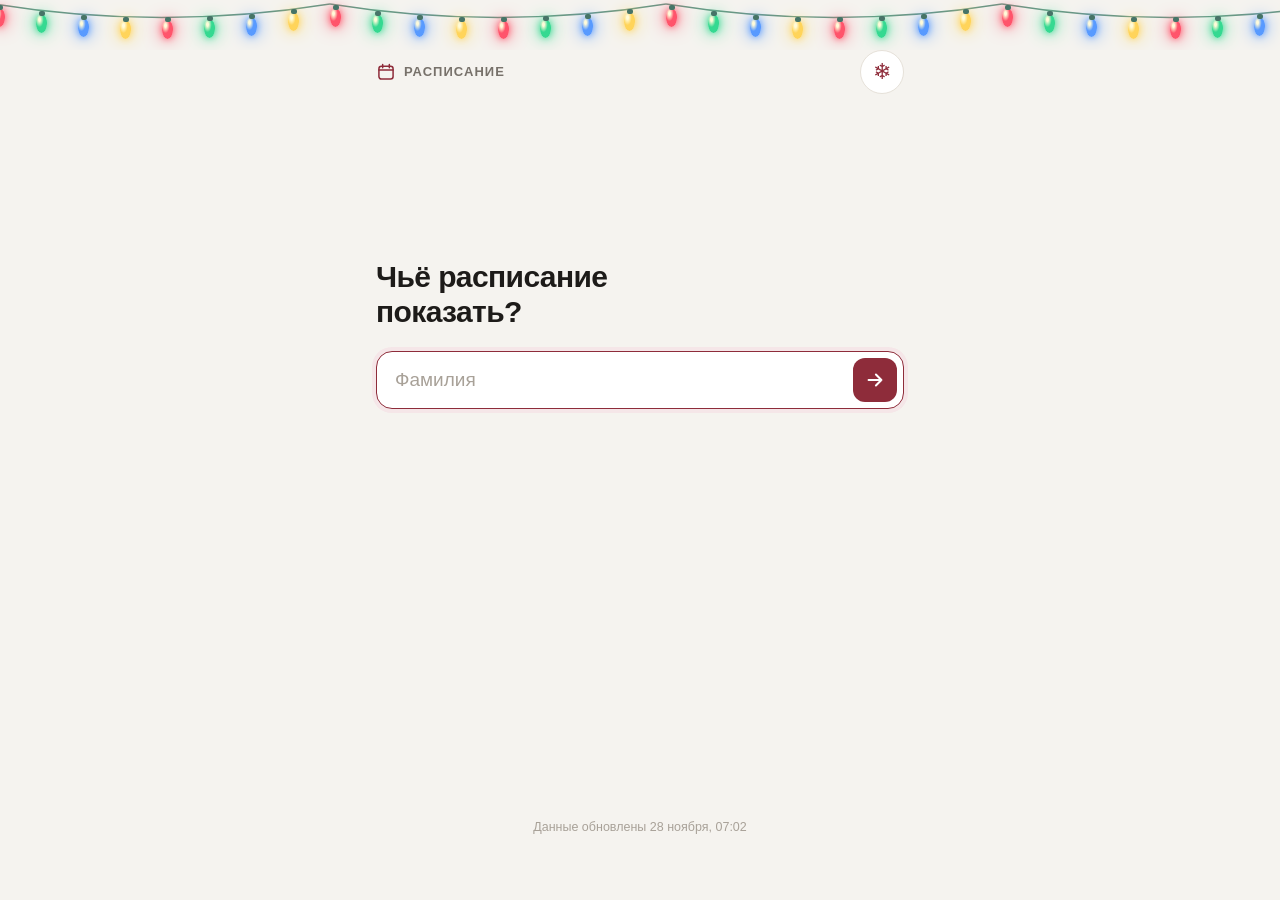
<file: index.html>
<!doctype html>
<html lang="ru">
<head>
  <meta charset="utf-8">
  <meta name="viewport" content="width=device-width, initial-scale=1, viewport-fit=cover">
  <title>Расписание</title>
  <meta name="description" content="Личное расписание: спектакли, репетиции и вводы по фамилии">
  <meta name="theme-color" content="#f5f3ef" media="(prefers-color-scheme: light)">
  <meta name="theme-color" content="#121110" media="(prefers-color-scheme: dark)">
  <meta name="apple-mobile-web-app-capable" content="yes">
  <meta name="mobile-web-app-capable" content="yes">
  <meta name="apple-mobile-web-app-title" content="Расписание">
  <meta name="apple-mobile-web-app-status-bar-style" content="default">
  <link rel="manifest" href="manifest.webmanifest">
  <link rel="icon" href="icons/icon.svg" type="image/svg+xml">
  <link rel="apple-touch-icon" href="icons/apple-touch-icon.png">
  <link rel="stylesheet" href="css/app.css">
  <link rel="stylesheet" href="css/winter.css">
</head>
<body class="winter-page">
  <section class="winter-lights" id="winterLights" aria-label="Новогоднее настроение">
    <button class="winter-mode" id="winterMode" type="button" aria-label="Переключить режим гирлянды">
      <span class="winter-wire" aria-hidden="true"></span>
      <span class="winter-mode-label">Гирлянда · <span id="winterModeName">Волна</span> <span aria-hidden="true">↻</span></span>
    </button>
  </section>
  <div class="wrap">
    <header class="topbar">
      <a class="brand" href="#/search" aria-label="К поиску">
        <svg viewBox="0 0 24 24" aria-hidden="true"><rect x="3.5" y="5" width="17" height="15.5" rx="3"/><path d="M3.5 9.5h17M8 3v4M16 3v4"/></svg>
        <span>Расписание</span>
      </a>
      <div class="top-right">
        <button class="winter-toggle" id="winterToggle" type="button" aria-pressed="true" aria-label="Новогодние эффекты">❄</button>
        <span class="status" id="status" hidden></span>
        <a class="icon-link" id="searchLink" href="#/search" aria-label="Другая фамилия" hidden>
          <svg viewBox="0 0 24 24" aria-hidden="true"><circle cx="11" cy="11" r="6.5"/><path d="M16 16l4.5 4.5"/></svg>
        </a>
      </div>
    </header>
    <main id="view" aria-live="polite"></main>
    <footer class="foot" id="foot"></footer>
  </div>

  <dialog class="sheet" id="calSheet">
    <form method="dialog" class="sheet-body">
      <div class="sheet-grip" aria-hidden="true"></div>
      <h2>Календарь на телефоне</h2>
      <p class="muted">Подписка добавит театральные занятости в календарь телефона и будет обновляться сама, когда выйдет новое расписание. Личные дела из этого приложения в подписку не входят.</p>
      <a class="btn btn-primary" id="calWebcal" href="#">Подписаться — iPhone, iPad, Mac</a>
      <a class="btn" id="calGoogle" href="#" target="_blank" rel="noopener">Подписаться — Google Календарь</a>
      <a class="btn btn-ghost" id="calFile" href="#" download>Скачать файл .ics</a>
      <p class="hint">Android — кнопка «Google Календарь». Если календарь не появился в приложении Google Календарь:</p>
      <ol class="hint">
        <li>в браузере должен быть открыт тот же Google-аккаунт, что и в приложении;</li>
        <li>в приложении: Настройки → «Показать ещё» → «Расписание — …» → включить «Синхронизация»;</li>
        <li>или добавьте вручную: скопируйте ссылку ниже → calendar.google.com (версия для ПК) → «Другие календари» → «+» → «Добавить по URL».</li>
      </ol>
      <button class="btn btn-ghost" type="button" id="calCopy">Скопировать ссылку на календарь</button>
      <p class="hint">Изменения расписания Google подтягивает сам, раз в несколько часов. Файл .ics — разовый снимок без обновлений.</p>
      <button class="btn btn-ghost" value="close">Закрыть</button>
    </form>
  </dialog>

  <dialog class="sheet" id="personalDlg" aria-labelledby="personalDialogTitle">
    <form method="dialog" class="sheet-body personal-form" id="personalForm">
      <div class="sheet-grip" aria-hidden="true"></div>
      <h2 id="personalDialogTitle">Личное дело</h2>
      <p class="muted" id="personalFor"></p>
      <label>Дата<input type="date" name="date" required min="1900-01-01" max="9999-12-31"></label>
      <label>Название<input type="text" name="title" required maxlength="200" placeholder="Например, встреча или тренировка"></label>
      <div class="personal-times">
        <label>Начало<input type="time" name="start"></label>
        <label>Окончание<input type="time" name="end"></label>
      </div>
      <p class="hint">Без времени — дело на весь день. Окончание можно не указывать.</p>
      <label>Место<input type="text" name="place" maxlength="200" placeholder="Необязательно"></label>
      <label>Заметка<textarea name="note" rows="3" maxlength="2000" placeholder="Необязательно"></textarea></label>
      <p class="personal-error" id="personalError" role="alert" hidden></p>
      <button class="btn btn-primary" type="submit">Сохранить личное дело</button>
      <button class="btn personal-delete" type="button" id="personalDelete" hidden>Удалить дело</button>
      <button class="btn btn-ghost" type="button" id="personalCancel">Отмена</button>
      <p class="hint">Сохраняется только в этом браузере. На других устройствах дело не видно. При очистке данных браузера личные дела удалятся.</p>
    </form>
  </dialog>

  <div class="winter-scene" id="winterScene">
    <canvas class="winter-canvas" id="winterCanvas" aria-hidden="true"></canvas>
  </div>
  <script type="module" src="js/app.js"></script>
  <script type="module" src="js/winter.js"></script>
</body>
</html>
</file>
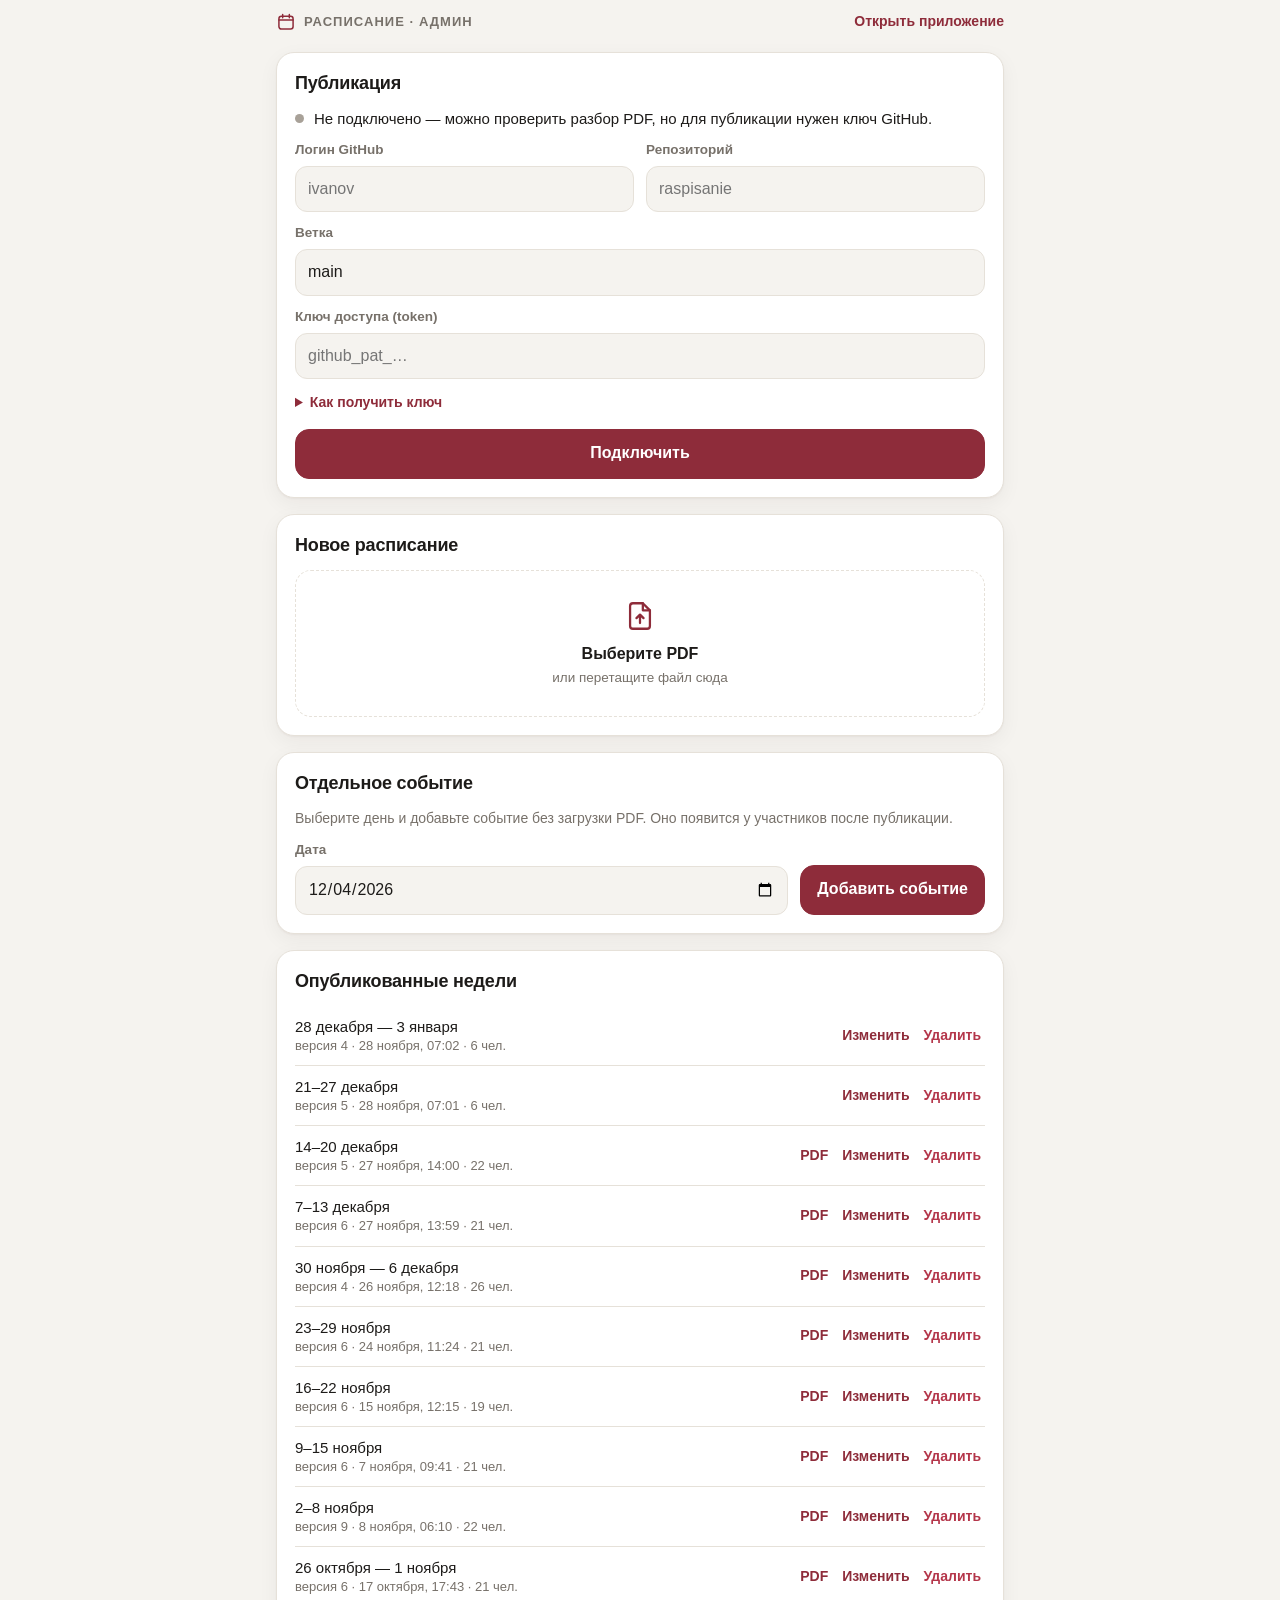
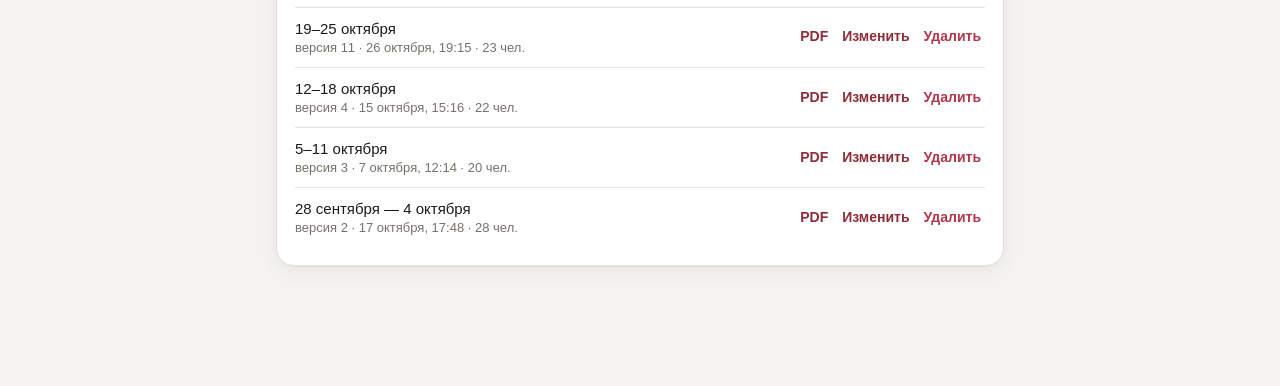
<file: admin.html>
<!doctype html>
<html lang="ru">
<head>
  <meta charset="utf-8">
  <meta name="viewport" content="width=device-width, initial-scale=1, viewport-fit=cover">
  <meta name="robots" content="noindex, nofollow">
  <title>Админка — Расписание</title>
  <link rel="icon" href="icons/icon.svg" type="image/svg+xml">
  <link rel="stylesheet" href="css/app.css">
  <link rel="stylesheet" href="css/admin.css">
</head>
<body>
  <div class="wrap admin">
    <header class="topbar">
      <a class="brand" href="./">
        <svg viewBox="0 0 24 24" aria-hidden="true"><rect x="3.5" y="5" width="17" height="15.5" rx="3"/><path d="M3.5 9.5h17M8 3v4M16 3v4"/></svg>
        <span>Расписание · админ</span>
      </a>
      <a class="small-link" href="./">Открыть приложение</a>
    </header>

    <section class="panel" id="ghPanel">
      <h2>Публикация</h2>
      <div id="ghStatus"></div>
      <form id="ghForm" class="form" hidden autocomplete="off">
        <div class="grid2">
          <label>Логин GitHub<input name="owner" required placeholder="ivanov"></label>
          <label>Репозиторий<input name="repo" required placeholder="raspisanie"></label>
        </div>
        <label>Ветка<input name="branch" value="main" required></label>
        <label>Ключ доступа (token)<input name="token" type="password" required placeholder="github_pat_…"></label>
        <details class="help">
          <summary>Как получить ключ</summary>
          <ol>
            <li>Откройте <a href="https://github.com/settings/personal-access-tokens/new" target="_blank" rel="noopener">github.com → Settings → Developer settings → Fine-grained tokens → Generate new token</a>.</li>
            <li><b>Repository access</b>: Only select repositories → выберите репозиторий с приложением.</li>
            <li><b>Permissions → Repository permissions → Contents</b>: Read and write.</li>
            <li>Срок действия — до года (потом создадите новый ключ так же).</li>
            <li>Нажмите Generate token, скопируйте ключ и вставьте сюда.</li>
          </ol>
          <p>Ключ хранится только в этом браузере и отправляется только в GitHub.</p>
        </details>
        <div class="form-row">
          <button class="btn btn-primary" type="submit">Подключить</button>
          <button class="btn btn-ghost" type="button" id="ghCancel" hidden>Отмена</button>
        </div>
        <p class="error" id="ghError" hidden></p>
      </form>
    </section>

    <section class="panel">
      <h2>Новое расписание</h2>
      <label class="drop" id="drop">
        <input type="file" id="file" accept="application/pdf,.pdf" hidden>
        <svg viewBox="0 0 24 24" aria-hidden="true"><path d="M14 3H7a2 2 0 0 0-2 2v14a2 2 0 0 0 2 2h10a2 2 0 0 0 2-2V8z"/><path d="M14 3v5h5M12 17v-6M9.5 13.5 12 11l2.5 2.5"/></svg>
        <span class="drop-title">Выберите PDF</span>
        <span class="drop-sub">или перетащите файл сюда</span>
      </label>
      <p class="error" id="parseError" hidden></p>
    </section>

    <section class="panel">
      <h2>Отдельное событие</h2>
      <p class="muted manual-hint">Выберите день и добавьте событие без загрузки PDF. Оно появится у участников после публикации.</p>
      <form id="manualForm" class="form manual-form">
        <label>Дата<input type="date" name="date" required></label>
        <button class="btn btn-primary" type="submit" id="manualAddBtn">Добавить событие</button>
      </form>
    </section>

    <section class="panel" id="preview" hidden></section>

    <section class="panel">
      <h2>Опубликованные недели</h2>
      <div id="published"><p class="muted">Загрузка…</p></div>
    </section>
  </div>

  <div class="publish-bar" id="publishBar" hidden>
    <div class="publish-inner">
      <button class="btn btn-ghost" id="discardBtn">Отмена</button>
      <button class="btn btn-primary" id="publishBtn">Опубликовать</button>
    </div>
  </div>

  <dialog class="sheet" id="editDlg">
    <form method="dialog" class="sheet-body form" id="editForm">
      <div class="sheet-grip" aria-hidden="true"></div>
      <h2 id="editTitle">Событие</h2>
      <div class="grid2">
        <label>Дата<select name="date"></select></label>
        <label>Время<input name="timeText" placeholder="11:00 13:00 или 12:00 - 14:30"></label>
      </div>
      <label>Название<input name="title" placeholder="Спектакль «…»"></label>
      <label>Фамилии и состав <span class="muted">— с заглавной буквы, через запятую или по строкам</span><textarea name="lines" rows="4" placeholder="Андреев, Чепиль, Сигитова"></textarea></label>
      <div class="parsed" id="editParsed"></div>
      <div class="grid2">
        <label>Место / сцена<input name="place"></label>
        <label>Звук, свет<input name="tech"></label>
      </div>
      <label>Кому показывать
        <select name="scope">
          <option value="people">Только участникам</option>
          <option value="all">Всем (общее событие)</option>
          <option value="note">Пометка дня (например, «Выходной»)</option>
        </select>
      </label>
      <div class="form-row">
        <button class="btn btn-ghost danger" value="delete" id="editDelete" formnovalidate>Удалить</button>
        <button class="btn btn-ghost" value="cancel" formnovalidate>Отмена</button>
        <button class="btn btn-primary" value="save">Сохранить</button>
      </div>
    </form>
  </dialog>

  <script type="module" src="js/admin.js"></script>
</body>
</html>
</file>
<file: css/app.css>
:root {
  --bg: #f5f3ef;
  --surface: #ffffff;
  --surface-2: #eeebe5;
  --text: #1d1b19;
  --muted: #77716a;
  --faint: #a8a198;
  --line: #e6e1d9;
  --accent: #8e2c3a;
  --accent-ink: #ffffff;
  --accent-soft: #f5e6e8;
  --k-show: #b4364a;
  --k-rehearsal: #2f6db0;
  --k-intro: #b5761a;
  --k-handover: #7448b0;
  --k-meeting: #2e8a5a;
  --k-trip: #5d6b7a;
  --k-studio: #23818f;
  --k-other: #8a8580;
  --k-personal: #7353a6;
  --warn: #9a6200;
  --warn-soft: #fbf0d9;
  --ok: #24794e;
  --ok-soft: #e1f2e8;
  --mark: #fde9a8;
  --shadow: 0 1px 2px rgba(40, 25, 10, .04), 0 6px 20px rgba(40, 25, 10, .05);
  --radius: 18px;
  color-scheme: light;
}

@media (prefers-color-scheme: dark) {
  :root:not([data-theme="light"]) {
    --bg: #121110;
    --surface: #1c1a18;
    --surface-2: #272421;
    --text: #f2efea;
    --muted: #a39d94;
    --faint: #6f6a63;
    --line: #2f2b27;
    --accent: #e8798a;
    --accent-ink: #1a0d10;
    --accent-soft: #3a2126;
    --k-show: #f07d90;
    --k-rehearsal: #74aaf0;
    --k-intro: #e6ad4e;
    --k-handover: #b392ee;
    --k-meeting: #62c592;
    --k-trip: #9fb0c2;
    --k-studio: #71c6cc;
    --k-other: #aaa49c;
    --k-personal: #bb9ee8;
    --warn: #eab457;
    --warn-soft: #3a2e17;
    --ok: #66c998;
    --ok-soft: #173126;
    --mark: #5b4a12;
    --shadow: none;
    color-scheme: dark;
  }
}

* { box-sizing: border-box; }
html { -webkit-text-size-adjust: 100%; }
body {
  margin: 0;
  background: var(--bg);
  color: var(--text);
  font: 16px/1.4 -apple-system, BlinkMacSystemFont, "SF Pro Text", "Segoe UI", Roboto, "Helvetica Neue", Arial, sans-serif;
  -webkit-font-smoothing: antialiased;
  -webkit-tap-highlight-color: transparent;
}
button, input, select, textarea { font: inherit; color: inherit; }
a { color: var(--accent); }
[hidden] { display: none !important; }

.wrap {
  max-width: 560px;
  margin: 0 auto;
  padding: 0 16px calc(32px + env(safe-area-inset-bottom));
  min-height: 100dvh;
  display: flex;
  flex-direction: column;
}
main { flex: 1; }

/* ---------- верхняя панель ---------- */
.topbar {
  position: relative;
  display: flex;
  align-items: center;
  justify-content: space-between;
  padding: calc(12px + env(safe-area-inset-top)) 0 4px;
}
.brand {
  display: inline-flex;
  align-items: center;
  gap: 8px;
  color: var(--muted);
  text-decoration: none;
  font-size: 13px;
  font-weight: 600;
  letter-spacing: .08em;
  text-transform: uppercase;
}
.brand svg { width: 20px; height: 20px; fill: none; stroke: var(--accent); stroke-width: 1.8; stroke-linecap: round; }
.top-right { display: flex; align-items: center; gap: 8px; }
.icon-link {
  width: 40px;
  height: 40px;
  margin-right: -8px;
  display: grid;
  place-items: center;
  border-radius: 12px;
  color: var(--text);
}
.icon-link:active { background: var(--surface-2); }
.icon-link svg { width: 22px; height: 22px; fill: none; stroke: currentColor; stroke-width: 2; stroke-linecap: round; }
.status {
  font-size: 12px;
  color: var(--warn);
  background: var(--warn-soft);
  padding: 4px 10px;
  border-radius: 99px;
}

/* ---------- поиск ---------- */
.search { padding-top: 14vh; }
.search h1 { font-size: 30px; line-height: 1.15; letter-spacing: -.02em; margin: 0 0 22px; font-weight: 700; }
.field { position: relative; }
.input {
  width: 100%;
  height: 58px;
  padding: 0 18px;
  font-size: 19px;
  border-radius: 16px;
  border: 1px solid var(--line);
  background: var(--surface);
  outline: none;
  box-shadow: var(--shadow);
  transition: border-color .15s, box-shadow .15s;
}
.input:focus { border-color: var(--accent); box-shadow: 0 0 0 4px var(--accent-soft); }
.input::placeholder { color: var(--faint); }
.go {
  position: absolute;
  right: 7px;
  top: 7px;
  height: 44px;
  width: 44px;
  border-radius: 12px;
  border: 0;
  background: var(--accent);
  color: var(--accent-ink);
  display: grid;
  place-items: center;
  cursor: pointer;
}
.go svg { width: 22px; height: 22px; fill: none; stroke: currentColor; stroke-width: 2.2; stroke-linecap: round; stroke-linejoin: round; }
.suggest {
  list-style: none;
  margin: 8px 0 0;
  padding: 6px;
  background: var(--surface);
  border: 1px solid var(--line);
  border-radius: 16px;
  box-shadow: var(--shadow);
}
.suggest button {
  width: 100%;
  text-align: left;
  border: 0;
  background: none;
  padding: 12px 12px;
  border-radius: 10px;
  font-size: 17px;
  cursor: pointer;
}
.suggest button:hover, .suggest button:focus-visible { background: var(--surface-2); outline: none; }
.suggest b { color: var(--accent); font-weight: 600; }
.group-label { margin: 28px 0 10px; font-size: 13px; color: var(--muted); }
.chips-row { display: flex; flex-wrap: wrap; gap: 8px; }
.pill {
  display: inline-flex;
  align-items: center;
  gap: 6px;
  border: 1px solid var(--line);
  background: var(--surface);
  border-radius: 99px;
  padding: 9px 14px;
  font-size: 15px;
  cursor: pointer;
  text-decoration: none;
  color: var(--text);
}
.pill svg { width: 15px; height: 15px; fill: none; stroke: currentColor; stroke-width: 2; stroke-linecap: round; stroke-linejoin: round; }
.pill.on { background: var(--accent); border-color: var(--accent); color: var(--accent-ink); }
.pill.on svg { fill: currentColor; }

/* ---------- человек ---------- */
.person-head { padding: 18px 0 4px; }
.person-head h1 { font-size: 34px; line-height: 1.1; letter-spacing: -.025em; margin: 0; font-weight: 700; }
.person-actions { display: flex; gap: 8px; margin-top: 14px; flex-wrap: wrap; }
.tabs {
  display: grid;
  grid-template-columns: minmax(0, .8fr) minmax(0, 1.15fr) minmax(0, .8fr) minmax(0, 1.4fr);
  background: var(--surface-2);
  padding: 4px;
  border-radius: 14px;
  margin: 20px 0 6px;
}
.tabs button {
  border: 0;
  background: none;
  padding: 9px 0;
  border-radius: 10px;
  font-size: 15px;
  font-weight: 600;
  color: var(--muted);
  cursor: pointer;
}
.tabs button.on { background: var(--surface); color: var(--text); box-shadow: var(--shadow); }

.banner {
  margin: 14px 0 0;
  padding: 12px 14px;
  border-radius: 14px;
  background: var(--warn-soft);
  color: var(--text);
  font-size: 14.5px;
  display: flex;
  gap: 10px;
  align-items: flex-start;
}
.banner .dot { width: 8px; height: 8px; border-radius: 50%; background: var(--warn); margin-top: 6px; flex: none; }

/* ---------- месячные итоги ---------- */
.totals-head h2 { margin: 22px 0 10px; font-size: 23px; }
.totals-notice { margin: 0 0 18px; padding: 14px; border-radius: 14px; background: var(--warn-soft); font-size: 15px; line-height: 1.5; }
.totals-month { display: flex; align-items: center; gap: 14px; font-size: 14px; color: var(--muted); }
.totals-month select { flex: 1; min-width: 0; min-height: 46px; padding: 10px 12px; border: 1px solid var(--line); border-radius: 12px; background: var(--surface); color: var(--text); font-size: 16px; }
.totals-coverage, .totals-rules { color: var(--muted); font-size: 13px; line-height: 1.5; }
.totals-coverage { margin: 12px 0; }
.totals-panel { margin-top: 14px; padding: 4px 16px; background: var(--surface); border: 1px solid var(--line); border-radius: var(--radius); }
.totals-panel h3 { margin: 14px 0 6px; font-size: 17px; }
.totals-stats { margin: 0; }
.totals-stats > div { display: flex; align-items: baseline; justify-content: space-between; gap: 14px; padding: 13px 0; border-bottom: 1px solid var(--line); }
.totals-stats > div:last-child { border-bottom: 0; }
.totals-stats dt { font-size: 14px; }
.totals-stats dd { margin: 0; text-align: right; font-size: 19px; font-weight: 600; }
.totals-stats dd span { color: var(--muted); font-size: 13px; font-weight: 400; }
.totals-stats .totals-show { display: block; }
.totals-show dd { text-align: left; margin-top: 4px; }
.totals-show strong { font-size: 32px; color: var(--accent); }
.totals-show small { display: block; font-size: 13px; font-weight: 400; color: var(--muted); margin-top: 2px; }
.totals-details { margin: 14px 0; border: 1px solid var(--line); border-radius: 14px; padding: 12px 14px; font-size: 14px; }
.totals-details summary { cursor: pointer; font-weight: 600; }
.totals-details h3 { margin: 18px 0 8px; font-size: 14px; }
.totals-details ul { list-style: none; margin: 0; padding: 0; }
.totals-details li { padding: 10px 0; border-bottom: 1px solid var(--line); overflow-wrap: anywhere; line-height: 1.45; }
.totals-details li:last-child { border-bottom: 0; }
.totals-date { color: var(--muted); font-size: 12px; margin-bottom: 2px; }
.totals-possible { border-color: var(--warn); }
.calc-form { margin: 18px 0; }
.calc-form label { display: block; margin-bottom: 8px; font-weight: 600; }
.calc-form input { width: 100%; min-height: 48px; padding: 12px; border: 1px solid var(--line); border-radius: 12px; background: var(--surface); color: var(--text); font-size: 20px; }
.calc-form input:focus { outline: 2px solid var(--accent); outline-offset: 1px; }
.calc-form p, .calc-placeholder { color: var(--muted); font-size: 13px; line-height: 1.5; }
.calc-result { background: var(--surface); border: 1px solid var(--line); border-radius: var(--radius); padding: 20px 18px; }
.calc-result p { margin: 0 0 6px; font-size: 15px; }
.calc-result strong { display: block; color: var(--accent); font-size: clamp(28px, 7vw, 38px); overflow-wrap: anywhere; }
.calc-result span { display: block; margin-top: 6px; font-size: 13px; color: var(--muted); }
.calc-bonus-scenario { margin-top: 18px; padding-top: 16px; border-top: 1px dashed var(--line); }
.calc-bonus-scenario p { line-height: 1.45; }
.calc-bonus-scenario strong { color: var(--text); font-size: clamp(24px, 6vw, 30px); }
.calc-ledger { margin: 14px 0; padding: 0 16px; border: 1px solid var(--line); border-radius: var(--radius); background: var(--surface); }
.calc-ledger > div { display: flex; align-items: baseline; justify-content: space-between; gap: 12px; padding: 13px 0; border-bottom: 1px solid var(--line); }
.calc-ledger > div:last-child { border-bottom: 0; }
.calc-ledger dt { min-width: 0; font-size: 14px; }
.calc-ledger small { display: block; margin-top: 4px; color: var(--muted); font-size: 12px; font-weight: 400; }
.calc-ledger dd { margin: 0; flex-shrink: 0; font-size: 15px; font-weight: 600; font-variant-numeric: tabular-nums; }
.calc-ledger .calc-total { font-weight: 600; }
.calc-quarterly-bonus dt { color: var(--warn); }
.calc-error { color: var(--warn); font-size: 14px; }
.past-days { margin-top: 20px; padding: 12px 14px; border: 1px solid var(--line); border-radius: 14px; }
.past-days > summary { cursor: pointer; font-size: 14px; font-weight: 600; }
.past-days .week-head { margin-top: 20px; }
.past-days .skeleton { margin-top: 14px; }
@media (max-width: 380px) {
  .tabs button { font-size: 13px; }
}

/* ---------- лента ---------- */
.week-head {
  display: flex;
  align-items: baseline;
  justify-content: space-between;
  gap: 12px;
  margin: 30px 0 2px;
  padding-bottom: 8px;
  border-bottom: 1px solid var(--line);
}
.week-head h2 { margin: 0; font-size: 13px; font-weight: 600; letter-spacing: .06em; text-transform: uppercase; color: var(--muted); }
.week-head .links { display: flex; gap: 14px; font-size: 13px; white-space: nowrap; }
.week-head .links a { text-decoration: none; font-weight: 600; }
.week-head .upd { font-size: 12px; color: var(--warn); }

.day { margin: 22px 0 10px; display: flex; align-items: baseline; gap: 8px; }
.day h3 { margin: 0; font-size: 17px; font-weight: 700; letter-spacing: -.01em; }
.day .date { color: var(--muted); font-size: 15px; }
.day .today {
  margin-left: auto;
  font-size: 11px;
  font-weight: 700;
  letter-spacing: .06em;
  text-transform: uppercase;
  color: var(--accent);
  background: var(--accent-soft);
  padding: 3px 8px;
  border-radius: 99px;
}

.card {
  display: grid;
  grid-template-columns: 58px 1fr;
  gap: 4px 12px;
  background: var(--surface);
  border-radius: var(--radius);
  padding: 15px 16px;
  margin: 0 0 10px;
  box-shadow: var(--shadow);
  border: 1px solid var(--line);
  cursor: pointer;
  position: relative;
  transition: transform .12s;
}
.card:active { transform: scale(.995); }
.card:focus-visible { outline: 2px solid var(--accent); outline-offset: 2px; }
.time { display: flex; flex-direction: column; font-variant-numeric: tabular-nums; font-weight: 700; font-size: 17px; line-height: 1.35; }
.time .sub { color: var(--muted); font-weight: 500; font-size: 15px; }
.time .na { color: var(--faint); font-weight: 500; font-size: 14px; }
.kind {
  font-size: 11.5px;
  font-weight: 700;
  letter-spacing: .07em;
  text-transform: uppercase;
  color: var(--k, var(--k-other));
  display: flex;
  align-items: center;
  gap: 6px;
  margin-bottom: 2px;
}
.kind::before { content: ""; width: 7px; height: 7px; border-radius: 50%; background: currentColor; }
.k-show { --k: var(--k-show); }
.k-rehearsal { --k: var(--k-rehearsal); }
.k-intro { --k: var(--k-intro); }
.k-handover { --k: var(--k-handover); }
.k-meeting { --k: var(--k-meeting); }
.k-trip { --k: var(--k-trip); }
.k-interlude { --k: var(--k-intro); }
.k-studio { --k: var(--k-studio); }
.k-other { --k: var(--k-other); }
.k-personal { --k: var(--k-personal); }
.card .title { font-size: 17.5px; font-weight: 650; line-height: 1.25; letter-spacing: -.01em; }
.card .subtitle { font-size: 14px; color: var(--muted); margin-top: 2px; }
.card .meta { font-size: 14px; color: var(--muted); margin-top: 6px; }
.chips { display: flex; flex-wrap: wrap; gap: 6px; margin-top: 9px; }
.chip {
  font-size: 12.5px;
  font-weight: 600;
  padding: 3px 9px;
  border-radius: 99px;
  background: var(--surface-2);
  color: var(--text);
}
.chip.warn { background: var(--warn-soft); color: var(--warn); }
.chip.ok { background: var(--ok-soft); color: var(--ok); }
.chip.acc { background: var(--accent-soft); color: var(--accent); }

.card.changed::after, .card.added::after {
  content: "";
  position: absolute;
  left: -1px;
  top: 14px;
  bottom: 14px;
  width: 3px;
  border-radius: 0 3px 3px 0;
  background: var(--warn);
}
.card.added::after { background: var(--ok); }
.card.removed { opacity: .62; box-shadow: none; background: transparent; border-style: dashed; }
.card.removed .title, .card.removed .time { text-decoration: line-through; text-decoration-thickness: 1.5px; }

.more { grid-column: 2; display: none; margin-top: 10px; padding-top: 12px; border-top: 1px solid var(--line); font-size: 14.5px; }
.card.open .more { display: block; }
.more h4 { margin: 0 0 4px; font-size: 12px; font-weight: 700; letter-spacing: .06em; text-transform: uppercase; color: var(--muted); }
.more p { margin: 0 0 12px; line-height: 1.5; }
.more mark { background: var(--mark); color: inherit; border-radius: 4px; padding: 0 2px; }
.more .was { color: var(--warn); }
.more .row { display: flex; gap: 8px; flex-wrap: wrap; margin-top: 4px; }
.btn-sm {
  border: 1px solid var(--line);
  background: var(--surface-2);
  padding: 8px 12px;
  border-radius: 10px;
  font-size: 14px;
  font-weight: 600;
  cursor: pointer;
  text-decoration: none;
  color: var(--text);
  display: inline-flex;
  align-items: center;
  gap: 6px;
}
.btn-sm svg { width: 16px; height: 16px; fill: none; stroke: currentColor; stroke-width: 2; stroke-linecap: round; stroke-linejoin: round; }

.note {
  margin: 0 0 10px;
  padding: 11px 14px;
  border-radius: 14px;
  border: 1px dashed var(--line);
  color: var(--muted);
  font-size: 14.5px;
}

/* ---------- календарь ---------- */
.cal {
  background: var(--surface);
  border: 1px solid var(--line);
  border-radius: var(--radius);
  box-shadow: var(--shadow);
  padding: 10px 8px 8px;
  margin-top: 16px;
}
.cal-head { display: flex; align-items: center; justify-content: space-between; padding: 0 2px 6px; }
.cal-head h2 { margin: 0; font-size: 17px; font-weight: 700; letter-spacing: -.01em; }
.cal-nav {
  width: 40px;
  height: 40px;
  border: 0;
  border-radius: 12px;
  background: none;
  color: var(--text);
  display: grid;
  place-items: center;
  cursor: pointer;
}
.cal-nav:hover { background: var(--surface-2); }
.cal-nav:disabled { opacity: .2; cursor: default; background: none; }
.cal-nav svg { width: 20px; height: 20px; fill: none; stroke: currentColor; stroke-width: 2.2; stroke-linecap: round; stroke-linejoin: round; }
.cal-grid { display: grid; grid-template-columns: repeat(7, 1fr); row-gap: 2px; touch-action: pan-y; }
.cal-wd {
  text-align: center;
  font-size: 11.5px;
  font-weight: 600;
  color: var(--muted);
  padding: 2px 0 6px;
}
.cal-day {
  position: relative;
  border: 0;
  background: none;
  padding: 4px 0 6px;
  border-radius: 12px;
  display: flex;
  flex-direction: column;
  align-items: center;
  gap: 3px;
  cursor: pointer;
  color: var(--text);
  font-variant-numeric: tabular-nums;
}
.cal-day .num {
  width: 34px;
  height: 34px;
  border-radius: 50%;
  display: grid;
  place-items: center;
  font-size: 16px;
  font-weight: 500;
  transition: background .12s, color .12s;
}
.cal-day.busy .num { font-weight: 700; }
.cal-day.nodata .num { color: var(--faint); }
.cal-day.out { opacity: .35; }
.cal-day.today .num { color: var(--accent); box-shadow: inset 0 0 0 1.5px var(--accent); }
.cal-day.sel .num { background: var(--accent); color: var(--accent-ink); box-shadow: none; }
.cal-day:focus-visible { outline: 2px solid var(--accent); outline-offset: -2px; }
.cal-day .dots { display: flex; gap: 3px; height: 6px; }
.cal-day .dots i { width: 6px; height: 6px; border-radius: 50%; background: var(--k, var(--k-other)); }
.cal-day .chg { position: absolute; top: 3px; right: calc(50% - 21px); width: 7px; height: 7px; border-radius: 50%; background: var(--warn); border: 1.5px solid var(--surface); }
.cal-today {
  display: block;
  margin: 6px auto 2px;
  border: 0;
  background: none;
  color: var(--accent);
  font-weight: 600;
  font-size: 14px;
  padding: 6px 12px;
  cursor: pointer;
}
#dayList .day { margin-top: 20px; }
.day-empty { color: var(--muted); font-size: 15px; padding: 6px 2px 0; }

/* ---------- личные дела ---------- */
.personal-add { margin: 2px 0 0; }
.personal-hint { margin: 8px 2px 14px; color: var(--muted); font-size: 12px; line-height: 1.45; }
.personal-card { display: grid; grid-template-columns: 66px minmax(0, 1fr); gap: 12px; background: var(--surface); border: 1px solid var(--line); border-left: 3px solid var(--k-personal); border-radius: var(--radius); margin: 10px 0; padding: 15px 14px; box-shadow: var(--shadow); }
.personal-all-day { color: var(--muted); font-size: 13px; font-weight: 500; }
.personal-title { font-size: 17px; font-weight: 650; line-height: 1.3; overflow-wrap: anywhere; }
.personal-place { color: var(--muted); font-size: 14px; margin-top: 6px; overflow-wrap: anywhere; }
.personal-note { margin: 8px 0; font-size: 14px; line-height: 1.45; overflow-wrap: anywhere; }
.personal-card .btn-sm { margin-top: 10px; }
.personal-form label { display: flex; flex-direction: column; gap: 6px; margin: 12px 0; font-size: 14px; font-weight: 600; }
.personal-form input, .personal-form textarea { display: block; width: 100%; min-width: 0; min-height: 46px; border: 1px solid var(--line); border-radius: 10px; padding: 10px; font-size: 16px; font-weight: 400; background: var(--bg); color: var(--text); }
.personal-form input:focus, .personal-form textarea:focus { outline: 2px solid var(--accent); outline-offset: 1px; }
.personal-form textarea { resize: vertical; }
.personal-times { display: grid; grid-template-columns: repeat(2, minmax(0, 1fr)); gap: 12px; }
.personal-times label { min-width: 0; margin-bottom: 4px; }
.personal-form .personal-error { margin: 12px 0; color: var(--warn); background: var(--warn-soft); padding: 10px 12px; border-radius: 10px; font-size: 14px; }
.personal-delete { color: var(--accent); }

.empty { text-align: center; padding: 48px 12px; color: var(--muted); }
.empty .big { font-size: 18px; font-weight: 650; color: var(--text); margin-bottom: 6px; }
.empty .chips-row { justify-content: center; margin-top: 16px; }
.more-btn { display: block; margin: 20px auto 0; }

.skeleton { height: 92px; border-radius: var(--radius); background: var(--surface-2); margin: 0 0 10px; animation: pulse 1.2s ease-in-out infinite; }
@keyframes pulse { 50% { opacity: .55; } }

.foot { margin-top: 36px; text-align: center; font-size: 12.5px; color: var(--faint); }

/* ---------- кнопки и лист ---------- */
.btn {
  display: flex;
  align-items: center;
  justify-content: center;
  width: 100%;
  min-height: 50px;
  padding: 12px 16px;
  border-radius: 14px;
  border: 1px solid var(--line);
  background: var(--surface-2);
  color: var(--text);
  font-weight: 600;
  font-size: 16px;
  text-decoration: none;
  cursor: pointer;
  margin-top: 10px;
}
.btn-primary { background: var(--accent); border-color: var(--accent); color: var(--accent-ink); }
.btn-ghost { background: transparent; }
.btn:disabled { opacity: .5; cursor: default; }

.sheet {
  border: 0;
  padding: 0;
  margin: auto auto 0;
  width: 100%;
  max-width: 560px;
  background: var(--surface);
  color: var(--text);
  border-radius: 22px 22px 0 0;
  max-height: 92dvh;
  overflow-y: auto;
}
.sheet::backdrop { background: rgba(10, 8, 6, .45); }
.sheet-body { padding: 10px 20px calc(20px + env(safe-area-inset-bottom)); }
.sheet-grip { width: 40px; height: 5px; border-radius: 3px; background: var(--line); margin: 0 auto 14px; }
.sheet h2 { margin: 0 0 6px; font-size: 21px; letter-spacing: -.01em; }
.muted { color: var(--muted); }
.sheet p { margin: 0 0 8px; font-size: 15px; }
.sheet .hint { font-size: 13px; color: var(--muted); margin-top: 12px; }
.sheet ol.hint { margin: 4px 0 0; padding-left: 18px; line-height: 1.45; }
.sheet ol.hint li { margin-bottom: 4px; }

@media (min-width: 600px) {
  .sheet { border-radius: 22px; margin: auto; }
  .search { padding-top: 18vh; }
}
@media (prefers-reduced-motion: reduce) {
  * { animation: none !important; transition: none !important; }
}
</file>
<file: css/winter.css>
/* Декорации изолированы от расписания; снег пропускает касания. */
.winter-page .topbar { padding-top: calc(50px + env(safe-area-inset-top)); }
.winter-lights { position: absolute; top: env(safe-area-inset-top); left: 0; right: 0; height: 50px; z-index: 2; overflow: hidden; }
.winter-mode { display: block; position: relative; width: 100%; height: 50px; padding: 0; border: 0; background: none; cursor: pointer; }
.winter-wire { display: flex; align-items: flex-start; gap: 31px; position: absolute; left: -6px; right: -48px; top: 0; height: 50px; }
.winter-wire::before { content: ''; position: absolute; inset: 0; background: url("data:image/svg+xml,%3Csvg xmlns='http://www.w3.org/2000/svg' width='336' height='32' viewBox='0 0 336 32'%3E%3Cpath d='M0 4 C112 22 224 22 336 4' fill='none' stroke='%236b9785' stroke-width='1.6'/%3E%3C/svg%3E") repeat-x left top; }
.winter-wire i { --color: #ff546b; display: block; position: relative; flex: 0 0 11px; width: 11px; height: 18px; margin-top: var(--drop, 16px); border-radius: 45% 45% 55% 55%; background: radial-gradient(ellipse at 32% 25%, #fffbd9 0 9%, var(--color) 40%); color: var(--color); box-shadow: 0 0 7px currentColor, 0 0 18px currentColor; animation: winter-wave 3s ease-in-out infinite; animation-delay: calc(var(--i) * -.22s); transform-origin: 50% -5px; }
.winter-wire i::before { content: ''; position: absolute; width: 6px; height: 5px; left: 2.5px; top: -4px; border-radius: 2px; background: #467467; }
.winter-wire i:nth-child(4n+2) { --color: #35d991; }
.winter-wire i:nth-child(4n+3) { --color: #589aff; }
.winter-wire i:nth-child(4n) { --color: #ffd45a; }
.winter-mode-label { position: absolute; width: 1px; height: 1px; margin: -1px; overflow: hidden; clip-path: inset(50%); white-space: nowrap; }
.winter-toggle { flex: 0 0 44px; width: 44px; height: 44px; padding: 0; border: 1px solid var(--line); border-radius: 50%; background: var(--surface); color: var(--accent); font-size: 22px; cursor: pointer; }
.winter-lights button:focus-visible { outline: 2px solid var(--accent); outline-offset: -2px; }
.winter-toggle:focus-visible { outline: 2px solid var(--accent); outline-offset: 3px; }
.winter-lights[data-mode="chase"] i { animation-name: winter-chase; animation-duration: 2.4s; animation-delay: calc(var(--i) * -.2s); }
.winter-lights[data-mode="twinkle"] i { animation-name: winter-twinkle; animation-duration: 4.1s; animation-delay: calc(var(--i) * -.73s); }
@keyframes winter-wave { 0%, 100% { opacity: .5; filter: saturate(.9); box-shadow: 0 0 3px currentColor; transform: rotate(-5deg); } 50% { opacity: 1; filter: saturate(1.3); box-shadow: 0 0 9px currentColor, 0 0 22px currentColor; transform: rotate(5deg); } }
@keyframes winter-chase { 0%, 45%, 100% { opacity: .35; box-shadow: 0 0 3px currentColor; } 20% { opacity: 1; box-shadow: 0 0 12px currentColor, 0 0 24px currentColor; } }
@keyframes winter-twinkle { 0%, 100% { opacity: .45; box-shadow: 0 0 4px currentColor; } 25%, 70% { opacity: 1; box-shadow: 0 0 10px currentColor, 0 0 20px currentColor; } 48% { opacity: .7; box-shadow: 0 0 6px currentColor; } }
.winter-active .wrap { padding-bottom: calc(64px + env(safe-area-inset-bottom)); }
.winter-scene { pointer-events: none; position: fixed; inset: 0; z-index: 12; overflow: hidden; }
.winter-canvas { position: absolute; inset: 0; width: 100%; height: 100%; }
.winter-snow-anchor { position: relative; }
.winter-snow-cap { position: absolute; top: -8px; right: 16px; height: 10px; z-index: 1; overflow: visible; pointer-events: none; fill: #e3eff7; stroke: #b9d1e2; stroke-width: .7px; }
.winter-off .winter-snow-cap, .winter-paused .winter-snow-cap { visibility: hidden; }
.winter-off .winter-wire i { animation: none; opacity: .4; box-shadow: none; }
.winter-off .winter-toggle { color: var(--muted); }
.winter-paused .winter-wire i { animation-play-state: paused; }
@media (prefers-color-scheme: dark) { .winter-wire i { filter: saturate(1.15); } .winter-snow-cap { fill: #e0edf5; stroke: #ffffffb0; } }
@media (prefers-reduced-motion: reduce) { .winter-lights * { animation: none !important; transition: none !important; } }
</file>
<file: css/admin.css>
.admin { max-width: 760px; padding-bottom: 120px; }
.small-link { font-size: 14px; font-weight: 600; text-decoration: none; }

.panel {
  background: var(--surface);
  border: 1px solid var(--line);
  border-radius: var(--radius);
  padding: 18px;
  margin-top: 16px;
  box-shadow: var(--shadow);
}
.panel h2 { margin: 0 0 12px; font-size: 18px; letter-spacing: -.01em; }
.panel h3 { margin: 18px 0 8px; font-size: 15px; }

.form label { display: block; font-size: 13.5px; font-weight: 600; color: var(--muted); margin-top: 12px; }
.form input, .form select, .form textarea {
  display: block;
  width: 100%;
  margin-top: 6px;
  padding: 11px 12px;
  border-radius: 12px;
  border: 1px solid var(--line);
  background: var(--bg);
  font-size: 16px;
  font-weight: 400;
  color: var(--text);
  outline: none;
}
.form textarea { resize: vertical; line-height: 1.45; }
.form input:focus, .form select:focus, .form textarea:focus { border-color: var(--accent); box-shadow: 0 0 0 3px var(--accent-soft); }
.grid2 { display: grid; grid-template-columns: 1fr 1fr; gap: 0 12px; }
.form-row { display: flex; gap: 10px; margin-top: 16px; }
.form-row .btn { margin-top: 0; }
.danger { color: var(--k-show); }
.error { color: var(--k-show); font-size: 14px; margin: 10px 0 0; }
.ok-text { color: var(--ok); }

.help { margin-top: 14px; font-size: 14px; }
.help summary { cursor: pointer; color: var(--accent); font-weight: 600; }
.help ol { padding-left: 20px; margin: 10px 0; line-height: 1.5; }
.help p { margin: 0; color: var(--muted); }

.conn { display: flex; align-items: center; gap: 10px; flex-wrap: wrap; font-size: 15px; }
.conn .dot { width: 9px; height: 9px; border-radius: 50%; background: var(--ok); }
.conn .dot.off { background: var(--faint); }
.conn .grow { flex: 1; min-width: 160px; }
.conn button { margin-top: 0; width: auto; min-height: 38px; padding: 6px 14px; font-size: 14px; }

.drop {
  display: flex;
  flex-direction: column;
  align-items: center;
  gap: 4px;
  padding: 28px 16px;
  border: 1.5px dashed var(--line);
  border-radius: 16px;
  cursor: pointer;
  text-align: center;
  transition: border-color .15s, background .15s;
}
.drop:hover, .drop.over { border-color: var(--accent); background: var(--accent-soft); }
.drop svg { width: 34px; height: 34px; fill: none; stroke: var(--accent); stroke-width: 1.6; stroke-linecap: round; stroke-linejoin: round; margin-bottom: 6px; }
.drop-title { font-weight: 650; font-size: 16px; }
.drop-sub { font-size: 13.5px; color: var(--muted); }

.manual-hint { margin: 0; font-size: 14px; line-height: 1.5; }
.manual-form { display: flex; align-items: end; gap: 12px; }
.manual-form label { flex: 1; min-width: 0; }
.manual-form .btn { width: auto; }

.summary { display: flex; flex-wrap: wrap; gap: 8px; margin: 4px 0 12px; }
.warnings { background: var(--warn-soft); color: var(--text); border-radius: 12px; padding: 10px 14px; font-size: 14px; margin: 8px 0; }
.warnings ul { margin: 6px 0 0; padding-left: 18px; }
.diff { font-size: 14px; margin: 6px 0; }

.a-day { margin: 18px 0 6px; display: flex; justify-content: space-between; align-items: baseline; }
.a-day h3 { margin: 0; font-size: 15px; }
.a-day button { border: 0; background: none; color: var(--accent); font-weight: 600; font-size: 14px; cursor: pointer; padding: 4px 0; }
.a-ev {
  display: grid;
  grid-template-columns: 74px 1fr;
  gap: 2px 12px;
  padding: 11px 12px;
  border: 1px solid var(--line);
  border-radius: 14px;
  margin-bottom: 8px;
  cursor: pointer;
  background: var(--surface);
}
.a-ev:hover { border-color: var(--accent); }
.a-ev .t { font-weight: 700; font-variant-numeric: tabular-nums; font-size: 14.5px; }
.a-ev .ttl { font-weight: 600; font-size: 15px; }
.a-ev .pl { color: var(--muted); font-size: 13.5px; }
.a-ev.note { background: transparent; border-style: dashed; color: var(--muted); }
.a-ev.flag { border-color: var(--warn); }
.ppl { display: flex; flex-wrap: wrap; gap: 5px; margin-top: 7px; }
.ppl span { font-size: 12.5px; padding: 2px 8px; border-radius: 99px; background: var(--surface-2); }
.ppl span i { font-style: normal; color: var(--muted); }
.ppl span.q { background: var(--warn-soft); }
.scope-tag { font-size: 11.5px; font-weight: 700; color: var(--k-meeting); text-transform: uppercase; letter-spacing: .05em; }

.parsed { margin-top: 8px; }
.parsed .ppl { margin-top: 0; }

.pub-row {
  display: flex;
  align-items: center;
  gap: 10px;
  padding: 10px 0;
  border-top: 1px solid var(--line);
  font-size: 15px;
}
.pub-row:first-child { border-top: 0; }
.pub-row .grow { flex: 1; }
.pub-actions { display: flex; flex-wrap: wrap; justify-content: end; gap: 6px; }
.pub-row .muted { font-size: 13px; }
.pub-row a, .pub-row button { font-size: 14px; font-weight: 600; text-decoration: none; background: none; border: 0; cursor: pointer; color: var(--accent); padding: 4px; }
.pub-row button.del { color: var(--k-show); }

.publish-bar {
  position: fixed;
  left: 0;
  right: 0;
  bottom: 0;
  background: color-mix(in srgb, var(--bg) 88%, transparent);
  backdrop-filter: blur(12px);
  -webkit-backdrop-filter: blur(12px);
  border-top: 1px solid var(--line);
  padding: 10px 16px calc(10px + env(safe-area-inset-bottom));
}
.publish-inner { max-width: 760px; margin: 0 auto; display: flex; gap: 10px; }
.publish-inner .btn { margin-top: 0; }
.publish-inner .btn-primary { flex: 2; }
.publish-inner .btn-ghost { flex: 1; }

.toast {
  position: fixed;
  left: 50%;
  bottom: calc(90px + env(safe-area-inset-bottom));
  transform: translateX(-50%);
  background: var(--text);
  color: var(--bg);
  padding: 12px 18px;
  border-radius: 14px;
  font-size: 15px;
  max-width: calc(100% - 32px);
  box-shadow: 0 8px 30px rgba(0, 0, 0, .2);
  z-index: 10;
}

@media (max-width: 480px) {
  .grid2 { grid-template-columns: 1fr; }
  .manual-form { flex-direction: column; align-items: stretch; gap: 0; }
  .manual-form .btn { width: 100%; }
  .pub-row .grow { min-width: 0; }
  .pub-actions { max-width: 130px; flex-shrink: 0; }
  .a-ev { grid-template-columns: 62px 1fr; }
}
</file>
